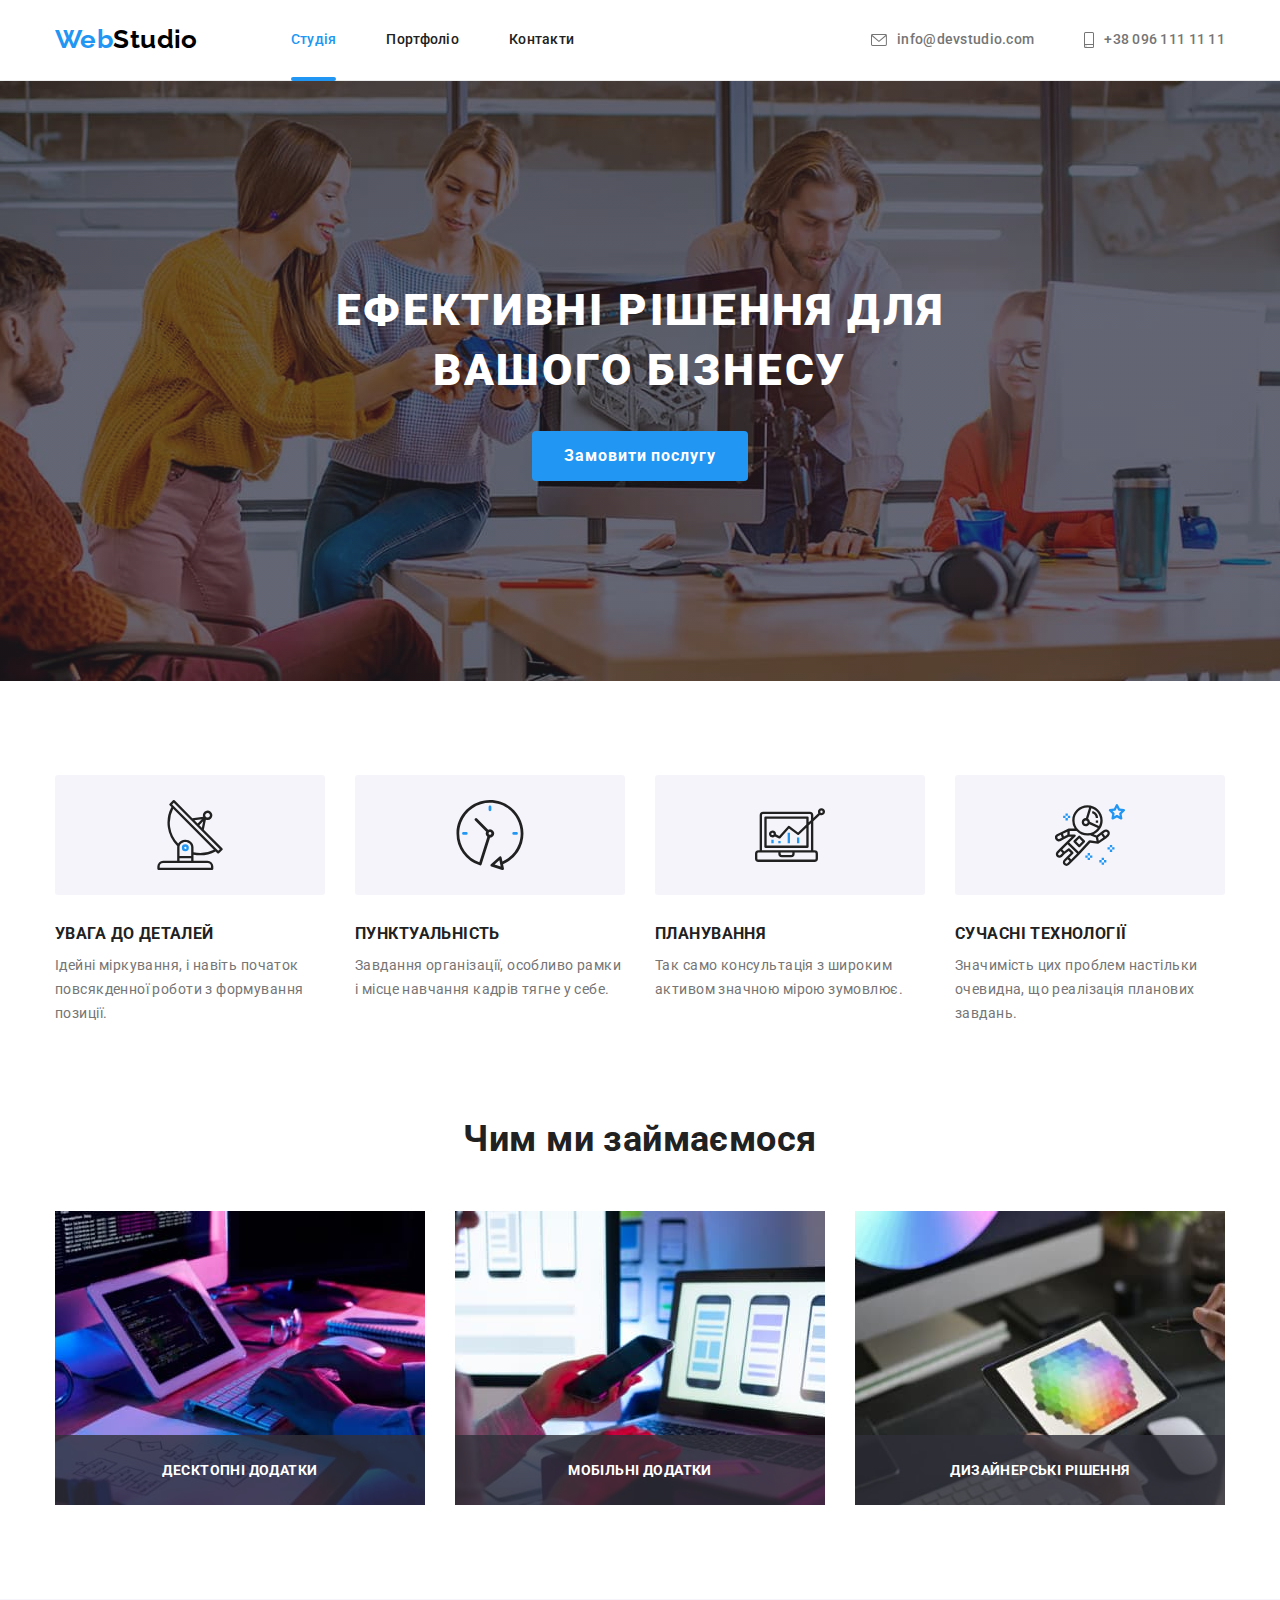
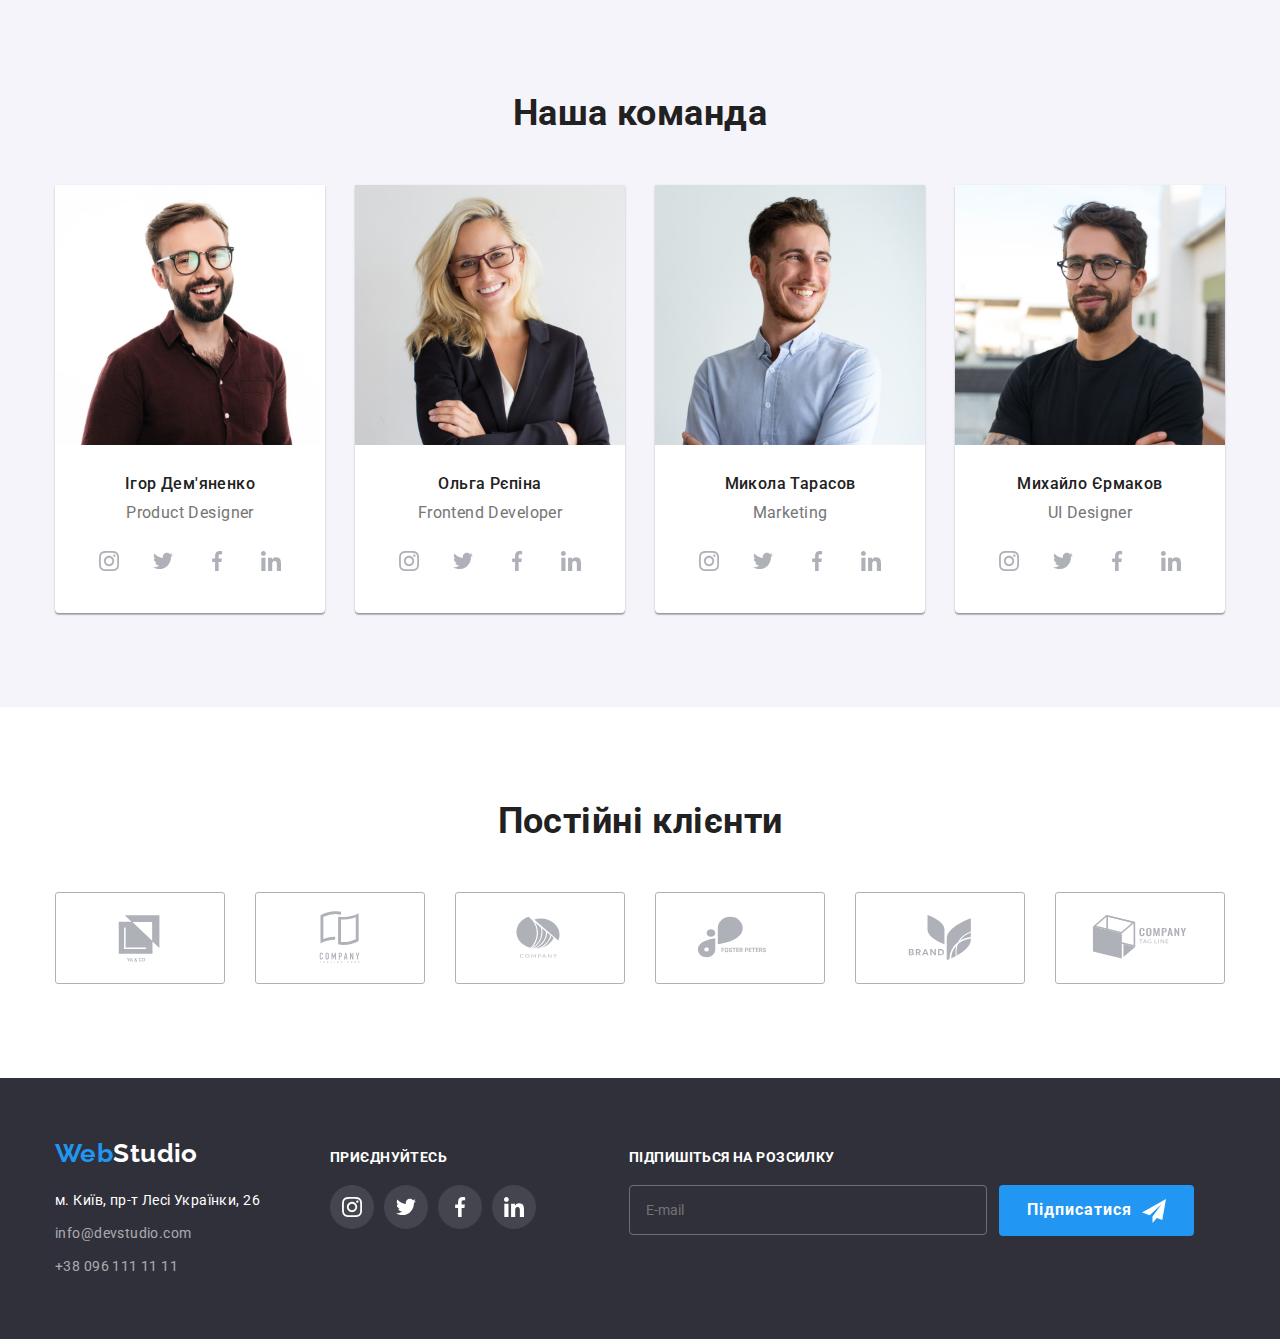
<file: index.html>
<!DOCTYPE html>
<html lang="uk">
  <head>
    <meta charset="UTF-8" />
    <meta http-equiv="X-UA-Compatible" content="IE=edge" />
    <meta name="viewport" content="width=device-width, initial-scale=1.0" />
    <title>Document</title>
    <link rel="preconnect" href="https://fonts.googleapis.com" />
    <link rel="preconnect" href="https://fonts.gstatic.com" crossorigin />
    <link
      href="https://fonts.googleapis.com/css2?family=Raleway:wght@700&family=Roboto:wght@400;500;700;900&display=swap"
      rel="stylesheet"
    />
    <link
      rel="stylesheet"
      href="https://cdnjs.cloudflare.com/ajax/libs/modern-normalize/1.1.0/modern-normalize.min.css"
    />
    <link rel="stylesheet" href="./css/main.min.css">
  </head>
  <body>
    <!-- Site header-->
    <header>
      <div class="container main-nav">
        <nav class="main-nav">
          <a lang="en" href="./index.html" class="logo"><span class="logo__accent-color">Web</span>Studio </a>
          <ul class="site-nav list">
            <li class="site-nav__item"><a href="" class="site-nav__link site-nav_current-color site-nav__nav-link">Студія</a></li>
            <li class="site-nav__item"><a href="./portfolio.html" class="site-nav__link">Портфоліо</a></li>
            <li class="site-nav__item"><a href="" class="site-nav__link">Контакти</a></li>
          </ul>
        </nav>
        <ul class="con-nav list">
          <li class="con-nav__item">
            <a href="mailto:info@devstudio.com" class="con-nav__text-link">
              <svg class="con-nav__item-svg" width="16px" height="12px">
                <use href=".//images/icons.svg/sprite.svg#icon-mail"></use>
              </svg>
              info@devstudio.com
            </a>
          </li>
          <li class="con-nav__item">
            <a href="tel:+380961111111" class="con-nav__text-link">
              <svg class="con-nav__item-svg" width="10px" height="16px">
                <use href="./images/icons.svg/sprite.svg#icon-telefon"></use></svg
              >+38 096 111 11 11</a
            >
          </li>
        </ul>
      </div>
    </header>
    <main>
      <!--Hero-->
      <section class="hero overlay">
          <div class="container">
            <h1 class="hero__title">Ефективні рішення для вашого бізнесу</h1>
            <button data-modal-open type="button" class="hero__button">Замовити послугу</button>
          </div>
      </section>
      <!--Benefits-->
      <section class="section benefits-section">
        <div class="container">
          <h2 class="visually-hidden">Переваги</h2>
          <ul class="list benefits-content">
            <li class="benefits-content__item">
              <div class="features-box">
                <svg width="70px" height="70px">
                  <use href="./images/icons.svg/sprite.svg#icon-antenna"></use>
                </svg>
              </div>
              <h3 class="benefits-content__title">УВАГА ДО ДЕТАЛЕЙ</h3>
              <p class="benefits-content__text">
                Ідейні міркування, і навіть початок повсякденної роботи з формування позиції.
              </p>
            </li>
            <li class="benefits-content__item">
              <div class="features-box">
                <svg width="70px" height="70px">
                  <use href="./images/icons.svg/sprite.svg#icon-clock"></use>
                </svg>
              </div>
              <h3 class="benefits-content__title">ПУНКТУАЛЬНІСТЬ</h3>
              <p class="benefits-content__text">
                Завдання організації, особливо рамки і місце навчання кадрів тягне у себе.
              </p>
            </li>
            <li class="benefits-content__item">
              <div class="features-box">
                <svg width="70px" height="70px">
                  <use href="./images/icons.svg/sprite.svg#icon-diagram"></use>
                </svg>
              </div>
              <h3 class="benefits-content__title">ПЛАНУВАННЯ</h3>
              <p class="benefits-content__text">Так само консультація з широким активом значною мірою зумовлює.</p>
            </li>
            <li class="benefits-content__item">
              <div class="features-box">
                <svg width="70px" height="70px">
                  <use href="./images/icons.svg/sprite.svg#icon-astronaut"></use>
                </svg>
              </div>
              <h3 class="benefits-content__title">СУЧАСНІ ТЕХНОЛОГІЇ</h3>
              <p class="benefits-content__text">
                Значимість цих проблем настільки очевидна, що реалізація планових завдань.
              </p>
            </li>
          </ul>
        </div>
      </section>
      <!--Work service-->
      <section class="section service-section">
        <div class="container">
          <h2 class="section-title">Чим ми займаємося</h2>
          <ul class="list service-section__list">
            <li class="service-section__item">
              <div class="service-section__name">
                <p class="service-section__description">Десктопні додатки</p>
              </div>
              <img src="./images/box1.jpg" alt="кодування" width="370" />
            </li>
            <li class="service-section__item">
              <div class="service-section__name">
                <p class="service-section__description">Мобільні додатки</p>
              </div>
              <img src="./images/box2.jpg" alt="верстка" width="370" />
            </li>
            <li class="service-section__item">
              <div class="service-section__name">
                <p class="service-section__description">Дизайнерські рішення</p>
              </div>
              <img src="./images/box3.jpg" alt="дизайн" width="370" />
            </li>
          </ul>
        </div>
      </section>
      <!--Team-->
      <section class="section team-section">
        <div class="container">
          <h2 class="section-title">Наша команда</h2>
          <ul class="list crewman-card">
            <li class="crewman">
              <img src="./images/img-team.jpg" alt="портрет" width="270" />
              <div class="our-product">
                <h3 class="section-text">Ігор Дем'яненко</h3>
                <p class="profession">Product Designer</p>
                <ul class="social-list-team list">
                  <li class="social-list-item">
                    <a class="social-link-team" href="#">
                      <svg class="social-link-icon" width="20px" height="20px">
                        <use href="./images/icons.svg/sprite.svg#icon-insta1"></use></svg
                    ></a>
                  </li>
                  <li class="social-list-item">
                    <a class="social-link-team" href="#">
                      <svg class="social-link-icon" width="20px" height="20px">
                        <use href="./images/icons.svg/sprite.svg#icon-tw1"></use>
                      </svg>
                    </a>
                  </li>
                  <li class="social-list-item">
                    <a class="social-link-team" href="#">
                      <svg class="social-link-icon" width="20px" height="20px">
                        <use href="./images/icons.svg/sprite.svg#icon-fb1"></use>
                      </svg>
                    </a>
                  </li>
                  <li class="social-list-item">
                    <a class="social-link-team" href="#">
                      <svg class="social-link-icon" width="20px" height="20px">
                        <use href="./images/icons.svg/sprite.svg#icon-in1"></use>
                      </svg>
                    </a>
                  </li>
                </ul>
              </div>
            </li>
            <li class="crewman">
              <img src="./images/img-team2.jpg" alt="портрет" width="270" />
              <div class="our-product">
                <h3 class="section-text">Ольга Рєпіна</h3>
                <p class="profession">Frontend Developer</p>
                <ul class="social-list-team list">
                  <li class="social-list-item">
                    <a class="social-link-team" href="#">
                      <svg class="social-link-icon" width="20px" height="20px">
                        <use href="./images/icons.svg/sprite.svg#icon-insta1"></use></svg
                    ></a>
                  </li>
                  <li class="social-list-item">
                    <a class="social-link-team" href="#">
                      <svg class="social-link-icon" width="20px" height="20px">
                        <use href="./images/icons.svg/sprite.svg#icon-tw1"></use>
                      </svg>
                    </a>
                  </li>
                  <li class="social-list-item">
                    <a class="social-link-team" href="#">
                      <svg class="social-link-icon" width="20px" height="20px">
                        <use href="./images/icons.svg/sprite.svg#icon-fb1"></use>
                      </svg>
                    </a>
                  </li>
                  <li class="social-list-item">
                    <a class="social-link-team" href="#">
                      <svg class="social-link-icon" width="20px" height="20px">
                        <use href="./images/icons.svg/sprite.svg#icon-in1"></use>
                      </svg>
                    </a>
                  </li>
                </ul>
              </div>
            </li>
            <li class="crewman">
              <img src="./images/img-team3.jpg" alt="портрет" width="270" />
              <div class="our-product">
                <h3 class="section-text">Микола Тарасов</h3>
                <p class="profession">Marketing</p>
                <ul class="social-list-team list">
                  <li class="social-list-item">
                    <a class="social-link-team" href="#">
                      <svg class="social-link-icon" width="20px" height="20px">
                        <use href="./images/icons.svg/sprite.svg#icon-insta1"></use></svg
                    ></a>
                  </li>
                  <li class="social-list-item">
                    <a class="social-link-team" href="#">
                      <svg class="social-link-icon" width="20px" height="20px">
                        <use href="./images/icons.svg/sprite.svg#icon-tw1"></use>
                      </svg>
                    </a>
                  </li>
                  <li class="social-list-item">
                    <a class="social-link-team" href="#">
                      <svg class="social-link-icon" width="20px" height="20px">
                        <use href="./images/icons.svg/sprite.svg#icon-fb1"></use>
                      </svg>
                    </a>
                  </li>
                  <li class="social-list-item">
                    <a class="social-link-team" href="#">
                      <svg class="social-link-icon" width="20px" height="20px">
                        <use href="./images/icons.svg/sprite.svg#icon-in1"></use>
                      </svg>
                    </a>
                  </li>
                </ul>
              </div>
            </li>
            <li class="crewman">
              <img src="./images/img-team4.jpg" alt="портрет" width="270" />
              <div class="our-product">
                <h3 class="section-text">Михайло Єрмаков</h3>
                <p class="profession">UI Designer</p>
                <ul class="social-list-team list">
                  <li class="social-list-item">
                    <a class="social-link-team" href="#">
                      <svg class="social-link-icon" width="20px" height="20px">
                        <use href="./images/icons.svg/sprite.svg#icon-insta1"></use></svg
                    ></a>
                  </li>
                  <li class="social-list-item">
                    <a class="social-link-team" href="#">
                      <svg class="social-link-icon" width="20px" height="20px">
                        <use href="./images/icons.svg/sprite.svg#icon-tw1"></use>
                      </svg>
                    </a>
                  </li>
                  <li class="social-list-item">
                    <a class="social-link-team" href="#">
                      <svg class="social-link-icon" width="20px" height="20px">
                        <use href="./images/icons.svg/sprite.svg#icon-fb1"></use>
                      </svg>
                    </a>
                  </li>
                  <li class="social-list-item">
                    <a class="social-link-team" href="#">
                      <svg class="social-link-icon" width="20px" height="20px">
                        <use href="./images/icons.svg/sprite.svg#icon-in1"></use>
                      </svg>
                    </a>
                  </li>
                </ul>
              </div>
            </li>
          </ul>
        </div>
      </section>
      <!--regular clients-->
      <section class="section">
        <div class="container">
          <h2 class="section-title">Постійні клієнти</h2>
          <ul class="clients-company list">
            <li class="clients-company-items">
              <a class="clients-company-link" href="#">
                <svg class="clients-company-logo" width="106px" height="60px">
                  <use href="./images/icons.svg/sprite.svg#icon-logo1"></use>
                </svg>
              </a>
            </li>
            <li class="clients-company-items">
              <a class="clients-company-link" href="#">
                <svg class="clients-company-logo" width="106px" height="60px">
                  <use href="./images/icons.svg/sprite.svg#icon-logo2"></use>
                </svg>
              </a>
            </li>
            <li class="clients-company-items">
              <a class="clients-company-link" href="#">
                <svg class="clients-company-logo" width="106px" height="60px">
                  <use href="./images/icons.svg/sprite.svg#icon-logo3"></use>
                </svg>
              </a>
            </li>
            <li class="clients-company-items">
              <a class="clients-company-link" href="#">
                <svg class="clients-company-logo" width="106px" height="60px">
                  <use href="./images/icons.svg/sprite.svg#icon-logo4"></use>
                </svg>
              </a>
            </li>
            <li class="clients-company-items">
              <a class="clients-company-link" href="#">
                <svg class="clients-company-logo" width="106px" height="60px">
                  <use href="./images/icons.svg/sprite.svg#icon-logo5"></use>
                </svg>
              </a>
            </li>
            <li class="clients-company-items">
              <a class="clients-company-link" href="#">
                <svg class="clients-company-logo" width="106px" height="60px">
                  <use href="./images/icons.svg/sprite.svg#icon-logo6"></use>
                </svg>
              </a>
            </li>
          </ul>
        </div>
      </section>
      <div class="backdrop is-hidden" data-modal>
        <div class="modal">
          <button data-modal-close class="button-close">
            <svg class="button-close-svg" width="18px" height="18px">
              <use href="./images/icons.svg/sprite.svg#icon-close"></use>
            </svg>
          </button>
          <div class="form-modal">
          <b class="modal-text">Залиште свої дані, ми вам передзвонимо</b>
          <form class="form">
            <div class="form-group">
              <label class="form-group-field-desc" for="name">Ім'я</label>
              <div class="form-modal-field">
              <input class="form-modal-field-input form-modal-field-all" type="text" name="user-name" id="name" required pattern="[a-zA-Zа-яА-ЯіІїЇ]+">
              <svg class="form-modal-input-icon" width="18px" height="18px">
                <use href="./images/icons.svg/sprite.svg#icon-modal-persone"></use>
              </svg>
            </div>
            </div>
            <div class="form-group">
              <label class="form-group-field-desc" for="tel">Телефон</label>
              <div class="form-modal-field">
              <input 
              class="form-modal-field-input form-modal-field-all" 
              type="tel" name="tel" id="tel" 
              required 
              pattern="[0-9]{3}-[0-9]{3}-[0-9]{2}-[0-9]{2}"
              title="xxx-xxx-xx-xx">
              <svg class="form-modal-input-icon" width="18px" height="18px">
                <use href="./images/icons.svg/sprite.svg#icon-modal-tel"></use>
              </svg>
            </div>
            </div>
            <div class="form-group">
              <label class="form-group-field-desc" for="mail">Пошта</label>
              <div class="form-modal-field">
              <input class="form-modal-field-input form-modal-field-all" type="email" name="mail" id="mail" required>
              <svg class="form-modal-input-icon" width="18px" height="18px">
                <use href="./images/icons.svg/sprite.svg#icon-modal-mail"></use>
              </svg>
            </div>
            </div>
            <div class="form-group">
              <label class="form-group-field-desc" for="feadback">Коментар</label>
              <textarea class="form-group-field-massege form-modal-field-all" name="feadback" id="feadback" placeholder="Введіть текст"></textarea>
            </div>
              <label class="modal-form-check-field">
                <input class="modal-form-check" type="checkbox" name="policy" required>
                <svg class="modal-form-own-checkbox" width="16px" height="15px">
                  <use class="modal-form-own-checkbox-icon" href="./images/icons.svg/sprite.svg#icon-check"></use>
                </svg>
                Погоджуюся з розсилкою та приймаю&nbsp;<a class="user-agreement" href="#">Умови договору</a>
              </label>
            <button class="btn-send-form" type="submit">Відправити</button>
          </form>
          </div>
        </div>
      </div>
    </main>
    <!--Footer-->
    <footer class="footer-section">
      <div class="container container-footer">
        <div class="footer-nav">
          <a lang="en" href="./index.html" class="steplogo"><span class="logo__accent-color">Web</span>Studio </a>
          <address>
            <ul class="footer-con list">
              <li>
                <a href="https://goo.gl/maps/J5RwahepuZf887FC6" class="footer-address"
                  >м. Київ, пр-т Лесі Українки, 26</a
                >
              </li>
              <li>
                <a
                  href="mailto:info@devstudio.com"
                  target="_blank"
                  rel="noopener noreferrer"
                  class="footer-link"
                  >info@devstudio.com</a
                >
              </li>
              <li><a href="tel:+380961111111" class="footer-link">+38 096 111 11 11</a></li>
            </ul>
          </address>
        </div>
        <div class="footer-social-box">
          <p class="social-list-title">ПРИЄДНУЙТЕСЬ</p>
          <ul class="social-list list">
            <li class="social-list-item">
              <a class="social-list-link" href="#">
                <svg width="20px" height="20px">
                  <use href="./images/icons.svg/sprite.svg#icon-insta1"></use></svg
              ></a>
            </li>
            <li class="social-list-item">
              <a class="social-list-link" href="#">
                <svg width="20px" height="20px">
                  <use href="./images/icons.svg/sprite.svg#icon-tw1"></use>
                </svg>
              </a>
            </li>
            <li class="social-list-item">
              <a class="social-list-link" href="#">
                <svg width="20px" height="20px">
                  <use href="./images/icons.svg/sprite.svg#icon-fb1"></use>
                </svg>
              </a>
            </li>
            <li class="social-list-item">
              <a class="social-list-link" href="#">
                <svg width="20px" height="20px">
                  <use href="./images/icons.svg/sprite.svg#icon-in1"></use>
                </svg>
              </a>
            </li>
          </ul>
        </div>
        <div class="mailing-list">
          <p class="social-list-title">Підпишіться на розсилку</p>
          <form class="mailing-section">
            <label for="mail"></label>
            <input class="footer-mail" type="email" id="mail" name="mail" placeholder="E-mail">
            <button data-modal-open  type="submit" class="footer-button">Підписатися
              <svg class="mailing" width="24px" height="24px">
                <use href="./images/icons.svg/sprite.svg#icon-image-1"></use>
              </svg>
            </button>
          </form>
        </div>
      </div>
    </footer>
    <script src="./js/modal.js"></script>
  </body>
</html>
</file>
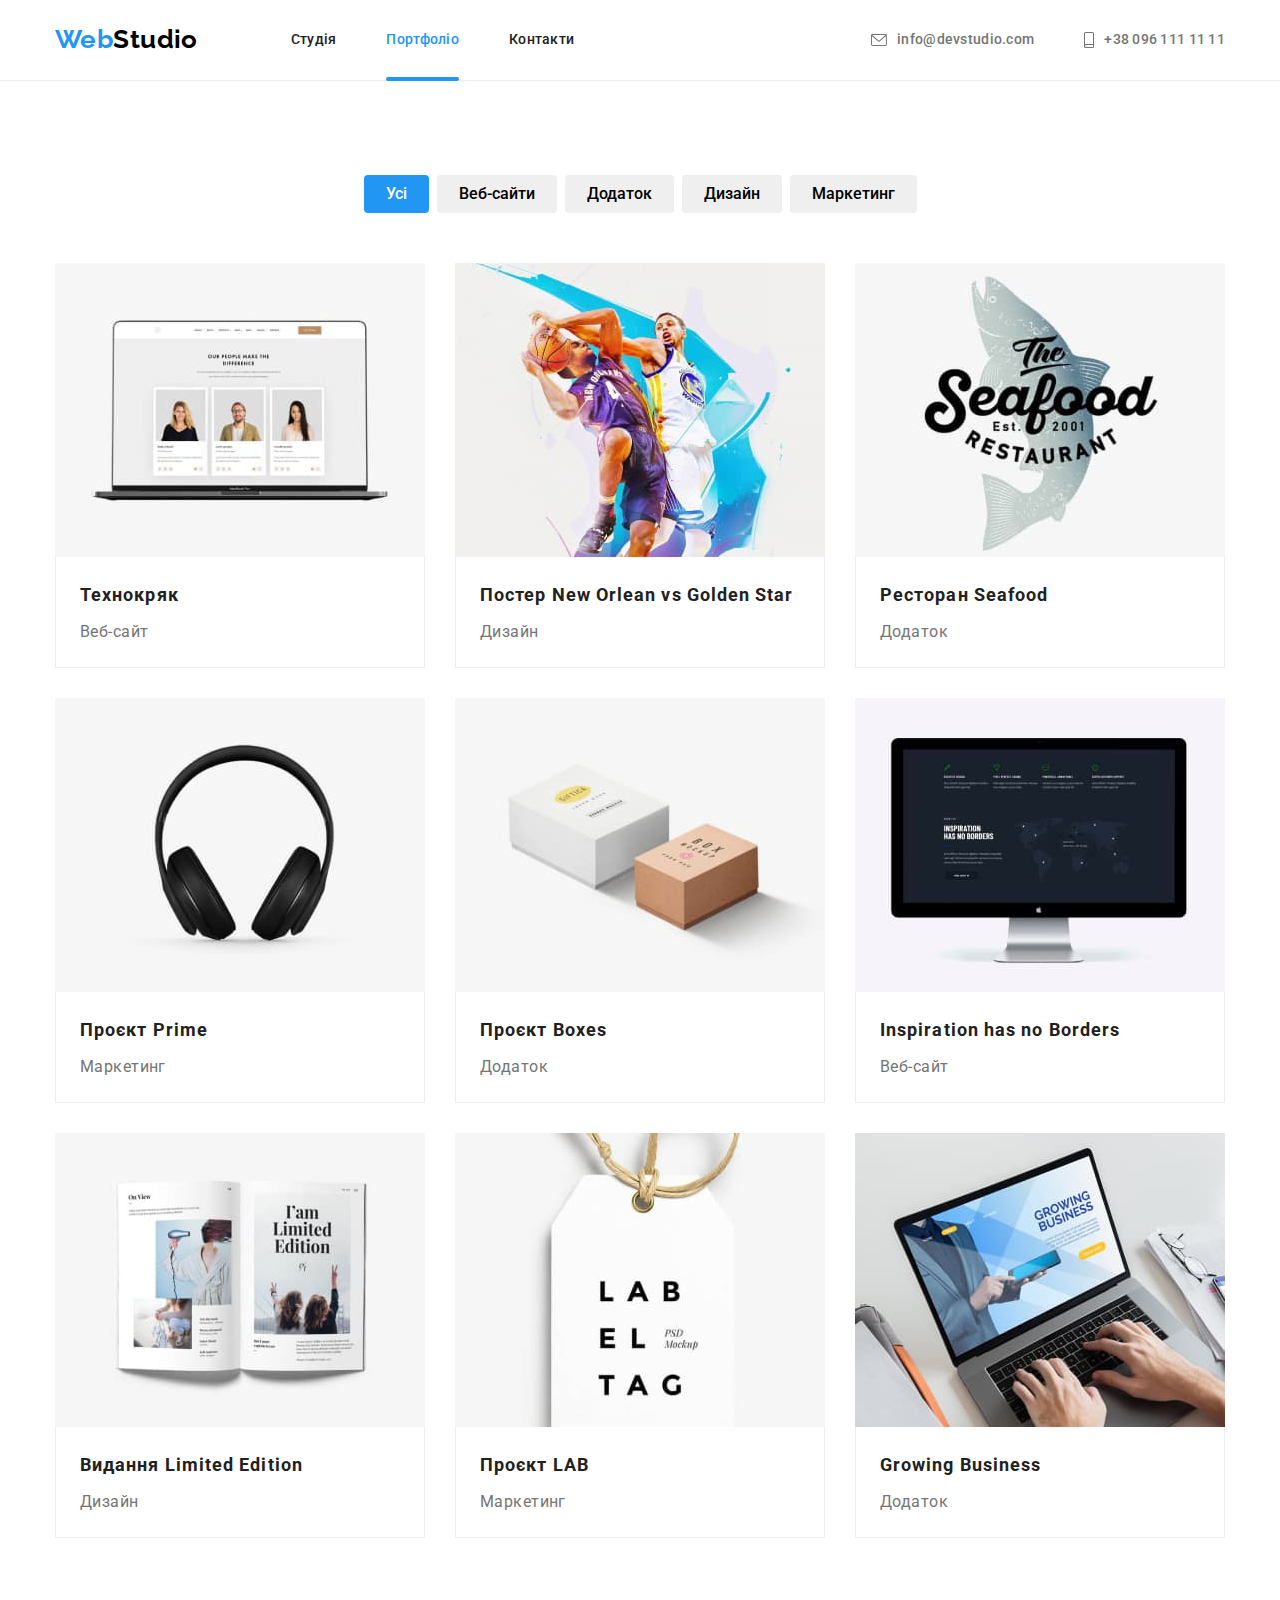
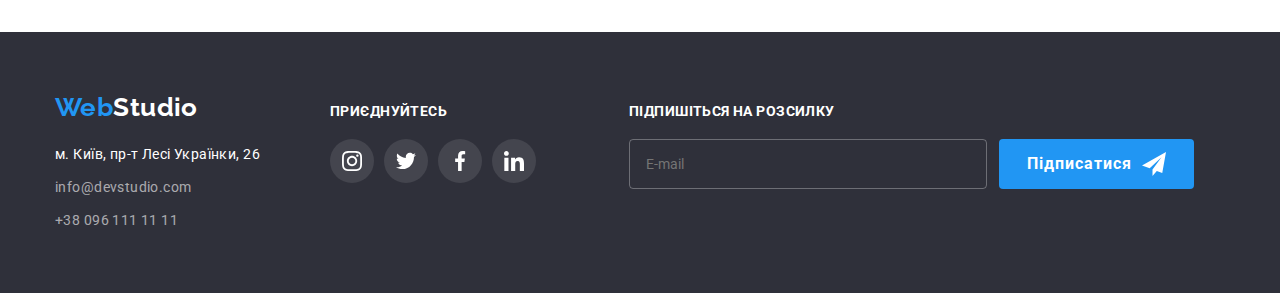
<file: portfolio.html>
<!DOCTYPE html>
<html lang="uk">
  <head>
    <meta charset="UTF-8" />
    <meta name="viewport" content="width=device-width, initial-scale=1.0" />
    <title>Document</title>
    <link rel="preconnect" href="https://fonts.googleapis.com" />
    <link rel="preconnect" href="https://fonts.gstatic.com" crossorigin />
    <link
      href="https://fonts.googleapis.com/css2?family=Raleway:wght@700&family=Roboto:wght@400;500;700;900&display=swap"
      rel="stylesheet"
    />
    <link
      rel="stylesheet"
      href="https://cdnjs.cloudflare.com/ajax/libs/modern-normalize/1.1.0/modern-normalize.min.css"
    />
    <link rel="stylesheet" href="./css/main.min.css">
  </head>
  <body>
    <!-- Site header-->
    <header>
      <div class="container main-nav">
        <nav class="main-nav">
          <a lang="en" href="./index.html" class="logo"><span class="logo__accent-color">Web</span>Studio </a>
          <ul class="site-nav list">
            <li class="site-nav__item"><a href="./index.html" class="site-nav__link">Студія</a></li>
            <li class="site-nav__item"><a href="" class="site-nav__link site-nav_current-color site-nav__nav-link">Портфоліо</a></li>
            <li class="site-nav__item"><a href="" class="site-nav__link">Контакти</a></li>
          </ul>
        </nav>
        <ul class="con-nav list">
          <li class="con-nav__item">
            <a href="mailto:info@devstudio.com" class="con-nav__text-link">
              <svg class="con-nav__item-svg" width="16px" height="12px">
                <use href=".//images/icons.svg/sprite.svg#icon-mail"></use>
              </svg>
              info@devstudio.com
            </a>
          </li>
          <li class="con-nav__item">
            <a href="tel:+380961111111" class="con-nav__text-link">
              <svg class="con-nav__item-svg" width="10px" height="16px">
                <use href="./images/icons.svg/sprite.svg#icon-telefon"></use></svg
              >+38 096 111 11 11</a
            >
          </li>
        </ul>
      </div>
    </header>
    <main>
      <!--Navigation-->
      <section class="section">
        <div class="container section-nav">
          <h1 class="visually-hidden">Портфоліо</h1>
          <ul class="list nav-list">
            <li class="nav-list__item"><button type="button" class="push nav-list__text">Усі</button></li>
            <li class="nav-list__item"><button type="button" class="nav-list__text">Веб-сайти</button></li>
            <li class="nav-list__item"><button type="button" class="nav-list__text">Додаток</button></li>
            <li class="nav-list__item"><button type="button" class="nav-list__text">Дизайн</button></li>
            <li class="nav-list__item"><button type="button" class="nav-list__text">Маркетинг</button></li>
          </ul>
        </div>
        <!--Work examples-->
        <div class="container">
          <ul class="list work-examples-list">
            <li class="project item">
              <div class="project-card">
                <a href="" class="link-item">
                  <div class="project-thumb">
                    <img src="./img.portfolio/img1.jpg" alt="Веб-сайт" width="370" />
                      <div class="project-modal">
                        <p class="project-description">
                          Ресурс пропонує комплексні пропозиції з різним рівнем функціоналу та
                          сервісів. Все це дозволить відвідувачу отримати вичерпні відомості про
                          компанію чи приватну особу.
                        </p>
                      </div>
                  </div>
                  <div class="project-idea">
                    <h2 class="project-name">Технокряк</h2>
                    <p class="project-category">Веб-сайт</p>
                  </div>
                </a>
              </div>
            </li>
            <li class="project item">
              <div class="project-card">
                <a href="" class="link-item">
                  <div class="project-thumb">
                    <img  src="./img.portfolio/img.jpg" alt="Дизайн" width="370" />
                    <div class="project-modal">
                      <p class="project-description">
                        Ресурс пропонує комплексні пропозиції з різним рівнем функціоналу та
                        сервісів. Все це дозволить відвідувачу отримати вичерпні відомості про
                        компанію чи приватну особу.
                      </p>
                    </div>
                  </div>
                  <div class="project-idea">
                    <h2 class="project-name">Постер New Orlean vs Golden Star</h2>
                    <p class="project-category">Дизайн</p>
                  </div>
                </a>
              </div>
            </li>
            <li class="project item">
              <div class="project-card">
                <a href="" class="link-item">
                  <div class="project-thumb">
                    <img  src="./img.portfolio/img3.jpg" alt="Додаток" width="370" />
                   <div class="project-modal">
                    <p class="project-description">
                      Ресурс пропонує комплексні пропозиції з різним рівнем функціоналу та
                      сервісів. Все це дозволить відвідувачу отримати вичерпні відомості про
                      компанію чи приватну особу.
                    </p>
                    </div>
                  </div>
                  <div class="project-idea">
                    <h2 class="project-name">Ресторан Seafood</h2>
                    <p class="project-category">Додаток</p>
                  </div>
                </a>
              </div>
            </li>
            <li class="project item">
              <div class="project-card">
                <a href="" class="link-item">
                  <div class="project-thumb">
                    <img src="./img.portfolio/img4.jpg" alt="Маркетинг" width="370" />
                    <div class="project-modal">
                      <p class="project-description">
                      Ресурс пропонує комплексні пропозиції з різним рівнем функціоналу та
                      сервісів. Все це дозволить відвідувачу отримати вичерпні відомості про
                      компанію чи приватну особу.
                      </p>
                    </div>
                  </div>
                  <div class="project-idea">
                    <h2 class="project-name">Проєкт Prime</h2>
                    <p class="project-category">Маркетинг</p>
                  </div>
                </a>
              </div>
            </li>
            <li class="project item">
              <div class="project-card">
                <a href="" class="link-item">
                  <div class="project-thumb">
                  <img src="./img.portfolio/img5.jpg" alt="Додаток" width="370" />
                  <div class="project-modal">
                    <p class="project-description">
                    Ресурс пропонує комплексні пропозиції з різним рівнем функціоналу та
                    сервісів. Все це дозволить відвідувачу отримати вичерпні відомості про
                    компанію чи приватну особу.
                    </p>
                  </div>
                </div>
                  <div class="project-idea">
                    <h2 class="project-name">Проєкт Boxes</h2>
                    <p class="project-category">Додаток</p>
                  </div>
                </a>
              </div>
            </li>
            <li class="project item">
              <div class="project-card">
                <a href="" class="link-item">
                  <div class="project-thumb">
                  <img src="./img.portfolio/img6.jpg" alt="Веб-сайт" width="370" />
                  <div class="project-modal">
                    <p class="project-description">
                    Ресурс пропонує комплексні пропозиції з різним рівнем функціоналу та
                    сервісів. Все це дозволить відвідувачу отримати вичерпні відомості про
                    компанію чи приватну особу.
                    </p>
                  </div>
                </div>
                  <div class="project-idea">
                    <h2 class="project-name">Inspiration has no Borders</h2>
                    <p class="project-category">Веб-сайт</p>
                  </div>
                </a>
              </div>
            </li>
            <li class="project item">
              <div class="project-card">
                <a href="" class="link-item">
                  <div class="project-thumb">
                  <img src="./img.portfolio/img7.jpg" alt="Дизайн" width="370" />
                  <div class="project-modal">
                    <p class="project-description">
                    Ресурс пропонує комплексні пропозиції з різним рівнем функціоналу та
                    сервісів. Все це дозволить відвідувачу отримати вичерпні відомості про
                    компанію чи приватну особу.
                    </p>
                  </div>
                </div>
                  <div class="project-idea">
                    <h2 class="project-name">Видання Limited Edition</h2>
                    <p class="project-category">Дизайн</p>
                  </div>
                </a>
              </div>
            </li>
            <li class="project item">
              <div class="project-card">
                <a href="" class="link-item">
                  <div class="project-thumb">
                  <img src="./img.portfolio/img8.jpg" alt="Маркетинг" width="370" />
                  <div class="project-modal">
                    <p class="project-description">
                    Ресурс пропонує комплексні пропозиції з різним рівнем функціоналу та
                    сервісів. Все це дозволить відвідувачу отримати вичерпні відомості про
                    компанію чи приватну особу.
                    </p>
                  </div>
                </div>
                  <div class="project-idea">
                    <h2 class="project-name">Проєкт LAB</h2>
                    <p class="project-category">Маркетинг</p>
                  </div>
                </a>
              </div>
            </li>
            <li class="project item">
              <div class="project-card">
                <a href="" class="link-item">
                  <div class="project-thumb">
                  <img src="./img.portfolio/img9.jpg" alt="Додаток" width="370" />
                  <div class="project-modal">
                    <p class="project-description">
                    Ресурс пропонує комплексні пропозиції з різним рівнем функціоналу та
                    сервісів. Все це дозволить відвідувачу отримати вичерпні відомості про
                    компанію чи приватну особу.
                    </p>
                  </div>
                </div>
                  <div class="project-idea">
                    <h2 class="project-name">Growing Business</h2>
                    <p class="project-category">Додаток</p>
                  </div>
                </a>
              </div>
            </li>
          </ul>
        </div>
      </section>
    </main>
    <!--Footer-->
    <footer class="footer-section">
      <div class="container container-footer">
        <div class="footer-nav">
          <a lang="en" href="./index.html" class="steplogo"><span class="logo__accent-color">Web</span>Studio </a>
          <address>
            <ul class="footer-con list">
              <li>
                <a href="https://goo.gl/maps/J5RwahepuZf887FC6" class="footer-address"
                  >м. Київ, пр-т Лесі Українки, 26</a
                >
              </li>
              <li>
                <a
                  href="mailto:info@devstudio.com"
                  target="_blank"
                  rel="noopener noreferrer"
                  class="footer-link"
                  >info@devstudio.com</a
                >
              </li>
              <li><a href="tel:+380961111111" class="footer-link">+38 096 111 11 11</a></li>
            </ul>
          </address>
        </div>
        <div class="footer-social-box">
          <p class="social-list-title">ПРИЄДНУЙТЕСЬ</p>
          <ul class="social-list list">
            <li class="social-list-item">
              <a class="social-list-link" href="#">
                <svg width="20px" height="20px">
                  <use href="./images/icons.svg/sprite.svg#icon-insta1"></use></svg
              ></a>
            </li>
            <li class="social-list-item">
              <a class="social-list-link" href="#">
                <svg width="20px" height="20px">
                  <use href="./images/icons.svg/sprite.svg#icon-tw1"></use>
                </svg>
              </a>
            </li>
            <li class="social-list-item">
              <a class="social-list-link" href="#">
                <svg width="20px" height="20px">
                  <use href="./images/icons.svg/sprite.svg#icon-fb1"></use>
                </svg>
              </a>
            </li>
            <li class="social-list-item">
              <a class="social-list-link" href="#">
                <svg width="20px" height="20px">
                  <use href="./images/icons.svg/sprite.svg#icon-in1"></use>
                </svg>
              </a>
            </li>
          </ul>
        </div>
        <div class="mailing-list">
          <p class="social-list-title">Підпишіться на розсилку</p>
          <form class="mailing-section">
            <label for="mail"></label>
            <input class="footer-mail" type="email" id="mail" name="mail" placeholder="E-mail">
            <button data-modal-open  type="submit" class="footer-button">Підписатися
              <svg class="mailing" width="24px" height="24px">
                <use href="./images/icons.svg/sprite.svg#icon-image-1"></use>
              </svg>
            </button>
          </form>
        </div>
      </div>
    </footer>
  </body>
</html>
</file>
<file: css/main.min.css>
:root{--primary-text-color: #757575;--accent-color: #2196f3;--accent-bgc-color: #ffff;--title-text-color: #212121;--logo-accent-color: #000;--address-secondary-color: rgba(255, 255, 255, 0.6);--bgc-dark-section: #2f303a;--border-cl: #eeeeee;--bd-section-team: #f5f4fa;--header-border-cl: #ececec;--bgc-secondary-section: #e5e5e5}.visually-hidden{position:absolute;width:1px;height:1px;margin:-1px;border:0;padding:0;white-space:nowrap;clip-path:inset(100%);clip:rect(0 0 0 0);overflow:hidden}body{background-color:var(--accent-bgc-color);color:var(--primary-text-color);font-family:Roboto,sans-serif;font-size:14px;letter-spacing:.03em}.list{list-style:none;padding:0;margin:0}h1,h2,h3,h4,h5,h6,p{padding:0;margin:0}img{display:block}.section{padding-top:94px;padding-bottom:94px}.container{margin-left:auto;margin-right:auto;width:1200px;padding-left:15px;padding-right:15px}.logo{padding-top:24px;padding-bottom:25px;color:var(--logo-accent-color);font-family:Raleway,sans-serif;font-weight:700;font-size:26px;line-height:1.19;text-decoration:none}.logo__accent-color{color:var(--accent-color)}.steplogo{display:block;margin-bottom:20px;color:var(--accent-bgc-color);font-family:Raleway,sans-serif;font-weight:700;font-size:26px;line-height:1.19;text-decoration:none}.benefits-section{background-color:var(--accent-bgc-color)}.service-section{padding-top:0}.footer-section{padding-top:60px;padding-bottom:60px;background-color:var(--bgc-dark-section)}.team-section{background-color:var(--bd-section-team)}.section-title{margin-bottom:50px;color:var(--title-text-color);font-size:36px;line-height:1.16;text-align:center}.social-link-team{display:flex;align-items:center;justify-content:center;height:44px;width:44px;border-radius:50%;fill:#afb1b8;transition:background-color 250ms cubic-bezier(0.4, 0, 0.2, 1)}.social-link-team:hover,.social-link-team:focus{fill:var(--accent-bgc-color);background-color:var(--accent-color)}.social-link-icon{transition:fill 250ms cubic-bezier(0.4, 0, 0.2, 1)}.backdrop{position:fixed;top:0;left:0;background-color:rgba(0,0,0,.2);width:100%;height:100%;transform:scale(1);transition:scale 250ms cubic-bezier(0.4, 0, 0.2, 1),opacity 250ms cubic-bezier(0.4, 0, 0.2, 1),visibility 250ms cubic-bezier(0.4, 0, 0.2, 1)}.backdrop.is-hidden{opacity:0;pointer-events:none;visibility:hidden}.backdrop.is-hidden .modal{transform:translate(-50%, -50%) scale(0.9)}.modal{display:flex;position:absolute;top:50%;left:50%;transform:translate(-50%, -50%) scale(1);flex-direction:column;padding:40px;min-width:528px;background-color:var(--accent-bgc-color);border-radius:4px;box-shadow:0px 1px 3px rgba(0,0,0,.12),0px 1px 1px rgba(0,0,0,.14),0px 2px 1px rgba(0,0,0,.2)}.button-close-svg{height:20px}.button-close{position:absolute;top:8px;right:8px;padding-left:5px;padding-top:4px;width:30px;height:30px;border:1px solid rgba(0,0,0,.1);border-radius:50%;cursor:pointer;background-color:var(--accent-bgc-color);transition-property:fill;transition-duration:250ms;transition-timing-function:cubic-bezier(0.4, 0, 0.2, 1)}.button-close:hover,.button-close:focus{fill:var(--accent-color)}.modal-text{display:block;font-size:20px;line-height:23px;text-align:center;margin-bottom:12px;color:var(--title-text-color)}.form-modal-input-icon{display:block;position:absolute;top:50%;left:12px;transform:translateY(-50%);transition:fill 250ms cubic-bezier(0.4, 0, 0.2, 1)}.form-modal-field{display:block;position:relative}.form-modal-field-input{width:100%;height:40px;transition:border-color 250ms cubic-bezier(0.4, 0, 0.2, 1)}.form-modal-field-input:focus{border-color:var(--accent-color);outline:none}.form-modal-field-input:focus+.form-modal-input-icon{fill:var(--accent-color);border-color:var(--accent-color)}.form-group-field-desc{display:block;margin-bottom:4px}.modal-form-check-field{display:flex;justify-content:center;margin-top:20px;margin-bottom:30px}.modal-form-own-checkbox{border:2px solid var(--title-text-color);border-radius:2px;cursor:pointer;margin-right:9px}.modal-form-own-checkbox-icon{display:none;fill:#fff}.modal-form-check{position:absolute;appearance:none}.modal-form-check:checked+.modal-form-own-checkbox{background-color:var(--accent-color);border:none}.modal-form-check:checked+.modal-form-own-checkbox .modal-form-own-checkbox-icon{display:block}.modal-form-check:focus+.modal-form-own-checkbox{box-shadow:0 0 0 2px rgba(0,0,0,0)}.user-agreement{color:var(--accent-color)}.btn-send-form{margin-right:auto;margin-left:auto;padding:10px 52px;border:none;color:var(--accent-bgc-color);background-color:var(--accent-color);font-family:inherit;font-weight:700;font-size:16px;line-height:1.88;display:flex;align-items:center;text-align:center;letter-spacing:.06em;cursor:pointer;transition-property:background-color;transition-duration:250ms;transition-timing-function:cubic-bezier(0.4, 0, 0.2, 1);box-shadow:0px 4px 4px rgba(0,0,0,.15);border-radius:4px}.btn-send-form:hover,.btn-send-form:focus{background-color:#188ce8}.form-group{display:flex;flex-direction:column}.form-group:not(:first-child){margin-top:10px}.form-modal-field-all{margin:0;padding:0%;border:1px solid rgba(33,33,33,.2);border-radius:4px;padding-left:42px}.form-group-field-massege{width:100%;height:120px;padding:12px 16px;resize:none;transition:border-color 250ms cubic-bezier(0.4, 0, 0.2, 1)}.form-group-field-massege:focus{outline:none;border-color:var(--accent-color)}.form-group-field-massege::placeholder{color:rgba(117,117,117,.5)}.nav-list{display:flex;justify-content:center}.nav-list__item:not(:last-child){margin-right:8px}.nav-list__text{padding:6px 22px;border:none;font-family:inherit;font-weight:500;font-size:16px;line-height:1.62;text-align:center;transition-property:color,background-color,box-shadow;transition-duration:250ms;transition-timing-function:cubic-bezier(0.4, 0, 0.2, 1);border-radius:4px}.nav-list__text:hover,.nav-list__text:focus{color:var(--accent-bgc-color);background-color:var(--accent-color);box-shadow:0px 3px 1px rgba(0,0,0,.1),0px 1px 2px rgba(0,0,0,.08),0px 2px 2px rgba(0,0,0,.12);border-radius:4px;cursor:pointer}.section-nav{margin-bottom:50px}.push{color:var(--accent-bgc-color);background-color:var(--accent-color)}.service-section__list{display:flex}.service-section__item{position:relative}.service-section__item:not(:last-child){margin-right:30px}.service-section__name{position:absolute;display:flex;justify-content:center;align-items:center;bottom:0;width:100%;height:100%;max-width:370px;max-height:70px;background-color:rgba(47,48,58,.8)}.service-section__description{font-weight:700;font-size:14px;line-height:1.14px;text-transform:uppercase;color:var(--accent-bgc-color)}.work-examples-list{display:flex;flex-wrap:wrap;gap:30px}.work-examples-list .item{flex-basis:calc((100% - 240px)/9)}.project{width:370px}.project-name{margin-bottom:4px;font-size:18px;line-height:2;letter-spacing:.06em;color:var(--title-text-color)}.project-category{font-size:16px;line-height:1.88}.project-idea{padding:20px 24px;border-bottom:1px solid var(--border-cl);border-left:1px solid var(--border-cl);border-right:1px solid var(--border-cl)}.link-item{position:relative;display:block;text-decoration:none;color:var(--primary-text-color);overflow:hidden;transition-property:box-shadow;transition-duration:250ms;transition-timing-function:cubic-bezier(0.4, 0, 0.2, 1)}.link-item:hover,.link-item:focus{box-shadow:0px 1px 1px rgba(0,0,0,.12),0px 4px 4px rgba(0,0,0,.06),1px 4px 6px rgba(0,0,0,.16)}.project-modal{position:absolute;top:0;left:0;width:370px;height:294px;padding:63px 24px;transform:translateY(100%);background-color:rgba(33,150,243,.9);transition:transform 250ms cubic-bezier(0.4, 0, 0.2, 1)}.link-item:hover .project-modal,.link-item:focus .project-modal{transform:translateY(0)}.project-description{margin:0;font-size:18px;line-height:1.55;letter-spacing:.03em;color:#fff}.project-thumb{position:relative;overflow:hidden}header{border-bottom:1px solid var(--header-border-cl)}.main-nav{display:flex;align-items:center}.site-nav{display:flex;margin-left:93px}.site-nav__item+.site-nav__item{margin-left:50px}.site-nav__link{padding-top:32px;padding-bottom:32px;display:block;color:var(--title-text-color);font-weight:500;line-height:1.14;letter-spacing:.02em;text-decoration:none;transition:color 250ms cubic-bezier(0.4, 0, 0.2, 1)}.site-nav__link:hover,.site-nav__link:focus{color:var(--accent-color);transition:color 250ms cubic-bezier(0.4, 0, 0.2, 1)}.site-nav_current-color:visited{color:var(--accent-color)}.site-nav__nav-link{position:relative}.site-nav__nav-link::after{content:" ";position:absolute;bottom:-1px;left:0;width:100%;border:2px solid #2196f3;border-radius:2px;background-color:#2196f3}.con-nav{display:flex;margin-left:auto}.con-nav__item+.con-nav__item{margin-left:50px}.con-nav__text-link{padding-top:32px;padding-bottom:32px;display:flex;color:var(--primary-text-color);font-weight:500;line-height:1.14;letter-spacing:.02em;text-decoration:none;align-items:center;justify-content:center;transition:color 250ms cubic-bezier(0.4, 0, 0.2, 1)}.con-nav__text-link:hover,.con-nav__text-link:focus{color:var(--accent-color)}.con-nav__item-svg{margin-right:10px;fill:currentColor}.hero{padding-bottom:200px;padding-top:200px;text-align:center}.hero__title{width:696px;margin-top:0;margin-bottom:30px;margin-right:auto;margin-left:auto;color:var(--accent-bgc-color);font-weight:900;font-size:44px;line-height:1.36;text-align:center;letter-spacing:.06em;text-transform:uppercase}.overlay{max-width:1600px;height:600px;margin-left:auto;margin-right:auto;background-color:var(--bgc-dark-section);background-image:linear-gradient(to top, rgba(47, 48, 58, 0.4), rgba(47, 48, 58, 0.4)),url(../images/Img-hero-bg.jpg);background-size:cover;background-position:center;background-repeat:no-repeat}.hero__button{margin-right:auto;margin-left:auto;padding:10px 32px;border:none;border-radius:4px;color:var(--accent-bgc-color);background-color:var(--accent-color);font-family:inherit;font-weight:700;font-size:16px;line-height:1.88;display:flex;align-items:center;text-align:center;letter-spacing:.06em;cursor:pointer;transition-property:background-color;transition-duration:250ms;transition-timing-function:cubic-bezier(0.4, 0, 0.2, 1)}.hero__button:hover,.hero__button:focus{background-color:#188ce8}.benefits-content{display:flex}.benefits-content__title{margin-bottom:10px;padding-top:30px;color:var(--title-text-color);line-height:1.14;text-transform:uppercase}.benefits-content__item:not(:last-child){margin-right:30px}.benefits-content__text{line-height:1.71}.features-box{display:flex;content:"";width:270px;height:120px;justify-content:center;align-items:center;background-color:var(--bd-section-team);border-radius:3px}.crewman{width:270px;background-color:var(--accent-bgc-color);box-shadow:0px 1px 3px rgba(0,0,0,.12),0px 1px 1px rgba(0,0,0,.14),0px 2px 1px rgba(0,0,0,.2);border-radius:0px 0px 4px 4px}.crewman:not(:last-child){margin-right:30px}.crewman-card{display:flex}.section-text{margin-bottom:10px;color:var(--title-text-color);font-weight:500;font-size:16px;line-height:1.18;text-align:center}.our-product{padding:30px 0 30px}.profession{font-size:16px;line-height:1.18;text-align:center;margin-bottom:16px}.social-list-team{display:flex;justify-content:center}.clients-company{display:flex;gap:30px}.clients-company-link{display:flex;align-items:center;justify-content:center;fill:#afb1b8;height:92px;width:170px;-webkit-box-pack:center;border:1px solid #afb1b8;border-radius:3px;transition:border-color 250ms cubic-bezier(0.4, 0, 0.2, 1)}.clients-company-link:hover,.clients-company-link:focus{fill:var(--accent-color);border-color:var(--accent-color)}.clients-company-logo{transition:fill 250ms cubic-bezier(0.4, 0, 0.2, 1)}.clients-company-items{display:flex;justify-content:space-between;align-items:center;max-width:170px}.container-footer{display:flex;align-items:baseline}.footer-link{color:var(--address-secondary-color);text-decoration:none}.footer-link:hover,.footer-link:focus{color:var(--accent-color)}.footer-nav{margin-right:70px}.social-list-title{color:var(--accent-bgc-color);font-weight:700;font-size:14px;line-height:16px;text-transform:uppercase}.social-list{display:flex;margin-top:20px}.social-list-item:not(:last-child){margin-right:10px}.social-list-link{display:flex;align-items:center;justify-content:center;height:44px;width:44px;border-radius:50%;background-color:rgba(255,255,255,.1);fill:#fff;transition:background-color 250ms cubic-bezier(0.4, 0, 0.2, 1)}.social-list-link:hover,.social-list-link:focus{background-color:var(--accent-color)}.footer-social-box{margin-right:93px}.footer-address{color:var(--accent-bgc-color);text-decoration:none}.footer-address:hover,.footer-address:focus{color:var(--accent-color)}.footer-con{font-style:normal;font-weight:400;line-height:1.71}.footer-con :not(:last-child){margin-bottom:9px}.footer-link,.footer-address{display:block;transition:all 250ms cubic-bezier(0.4, 0, 0.2, 1)}.footer-button{margin-left:12px;padding:10px 28px;border:none;border-radius:4px;color:var(--accent-bgc-color);background-color:var(--accent-color);display:flex;align-items:center;justify-content:center;font-family:inherit;font-weight:700;font-size:16px;line-height:1.88;letter-spacing:.06em;cursor:pointer;transition-property:background-color;transition-duration:250ms;transition-timing-function:cubic-bezier(0.4, 0, 0.2, 1)}.footer-button:hover,.footer-button:focus{background-color:#188ce8}.mailing{margin-left:10px;fill:var(--accent-bgc-color)}.mailing-section input{border-radius:4px;border:1px solid rgba(255,255,255,.3);background-color:rgba(0,0,0,0)}.mailing-section{display:flex;margin-top:20px}.footer-mail{width:358px;height:50px;padding:15px 16px 15px 16px}.footer-mail:focus{border-color:#fff;outline:none;color:#fff}/*# sourceMappingURL=main.min.css.map */
</file>
